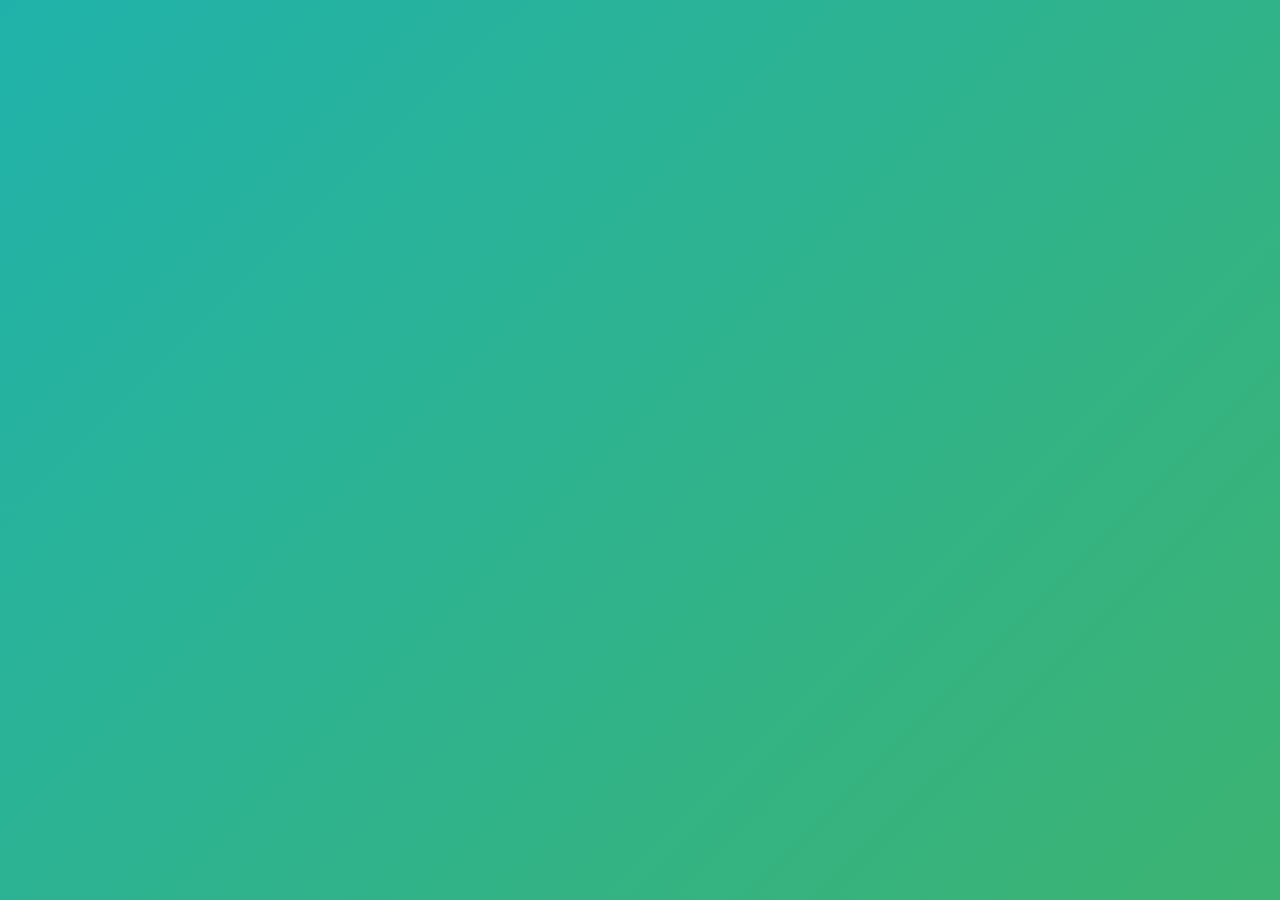
<file: index.html>
<!DOCTYPE html>
<html lang="ru">

<head>
    <meta charset="UTF-8">
    <meta name="viewport" content="width=device-width, initial-scale=1">
    <title>Neko Wipes</title>
    <style>
        /* Сброс отступов и границ */
        * {
            margin: 0;
            padding: 0;
            box-sizing: border-box;
        }

        /* Фон и шрифт */
        body {
            font-family: -apple-system, BlinkMacSystemFont, 'Segoe UI', Roboto, sans-serif;
            background: linear-gradient(135deg, #20B2AA 0%, #3CB371 100%);
            color: #fff;
            height: 100vh;
            display: flex;
            align-items: center;
            justify-content: center;
            text-align: center;
            overflow: hidden;
        }

        /* Анимация плавного появления */
        .fade-in {
            animation: fadeIn 1s ease-out forwards;
            opacity: 0;
        }

        @keyframes fadeIn {
            to {
                opacity: 1;
            }
        }

        /* Логотип */
        .logo {
            font-size: 4rem;
            margin-bottom: 1rem;
        }

        /* Заголовок */
        h1 {
            font-size: 2.5rem;
            margin-bottom: 0.5rem;
        }

        /* Описание */
        p {
            font-size: 1.1rem;
            opacity: 0.9;
        }
    </style>
</head>

<body>
    <div class="fade-in">
        <div class="logo">🐱</div>
        <h1>Добро пожаловать на Neko Wipes</h1>
        <p>Заказ влажных салфеток на фестивалях<br>скоро будет доступен здесь.</p>
    </div>
</body>

</html>
</file>
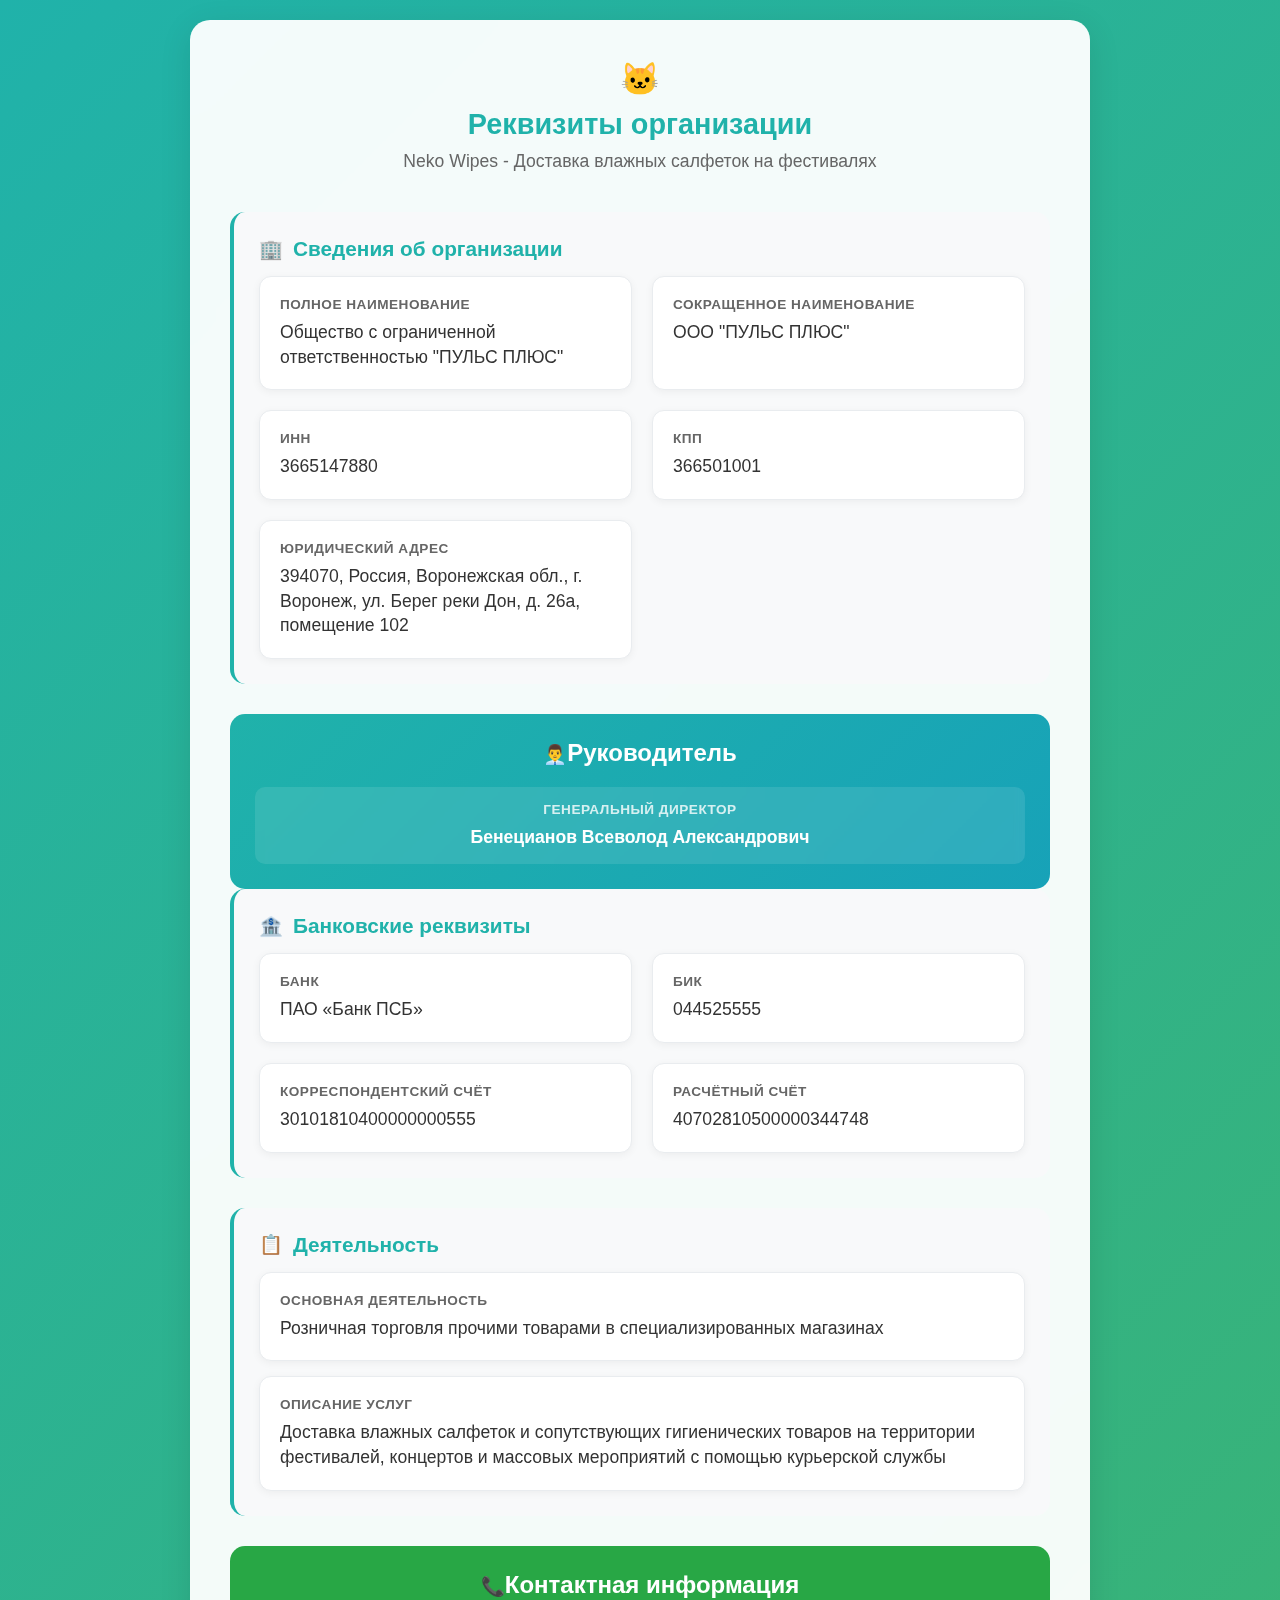
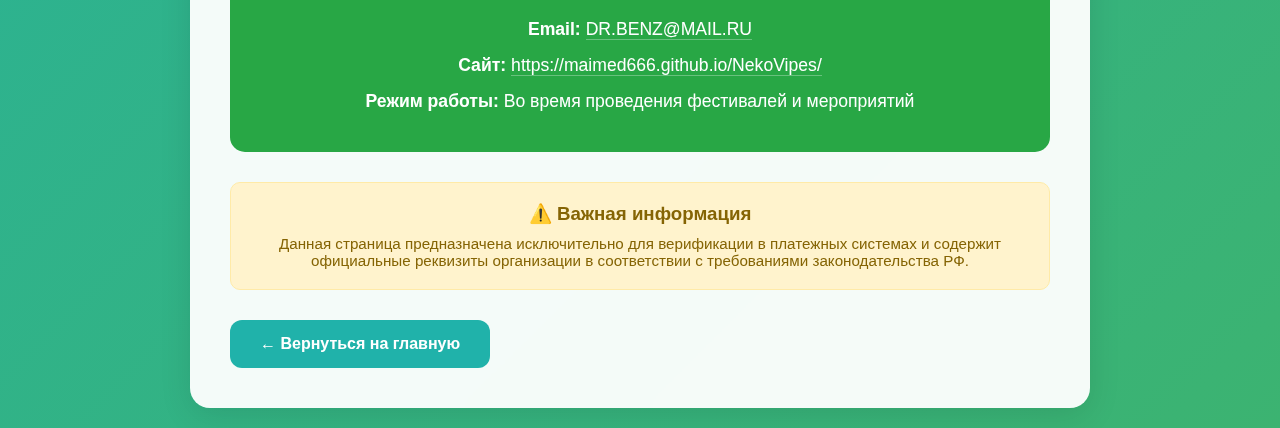
<file: requisites/index.html>
<!DOCTYPE html>
<html lang="ru">
<head>
    <meta charset="UTF-8">
    <meta name="viewport" content="width=device-width, initial-scale=1.0">
    <meta name="robots" content="noindex, nofollow">
    <title>Реквизиты - Neko Wipes</title>
    <style>
        * {
            margin: 0;
            padding: 0;
            box-sizing: border-box;
        }

        body {
            font-family: -apple-system, BlinkMacSystemFont, 'Segoe UI', Roboto, sans-serif;
            background: linear-gradient(135deg, #20B2AA 0%, #3CB371 100%);
            min-height: 100vh;
            color: #333;
            padding: 20px;
        }

        .container {
            max-width: 900px;
            margin: 0 auto;
            background: rgba(255, 255, 255, 0.95);
            backdrop-filter: blur(10px);
            border-radius: 20px;
            padding: 40px;
            box-shadow: 0 8px 32px rgba(0, 0, 0, 0.1);
        }

        .header {
            text-align: center;
            margin-bottom: 40px;
        }

        .logo {
            font-size: 2rem;
            margin-bottom: 10px;
            color: #20B2AA;
        }

        h1 {
            color: #20B2AA;
            font-size: 1.8rem;
            margin-bottom: 10px;
        }

        .subtitle {
            color: #666;
            font-size: 1.1rem;
        }

        .section {
            margin-bottom: 30px;
            padding: 25px;
            background: #f8f9fa;
            border-radius: 15px;
            border-left: 4px solid #20B2AA;
        }

        .section h2 {
            color: #20B2AA;
            font-size: 1.3rem;
            margin-bottom: 15px;
            display: flex;
            align-items: center;
            gap: 10px;
        }

        .section-icon {
            font-size: 1.2rem;
        }

        .info-grid {
            display: grid;
            grid-template-columns: repeat(auto-fit, minmax(280px, 1fr));
            gap: 20px;
        }

        .info-item {
            background: white;
            padding: 20px;
            border-radius: 12px;
            box-shadow: 0 2px 8px rgba(0, 0, 0, 0.05);
            border: 1px solid #e9ecef;
        }

        .info-label {
            font-weight: 600;
            color: #666;
            font-size: 0.85rem;
            margin-bottom: 8px;
            text-transform: uppercase;
            letter-spacing: 0.5px;
        }

        .info-value {
            font-size: 1.1rem;
            color: #333;
            font-weight: 500;
            line-height: 1.4;
        }

        .director-section {
            background: linear-gradient(135deg, #20B2AA, #17a2b8);
            color: white;
            padding: 25px;
            border-radius: 15px;
            text-align: center;
        }

        .director-section h2 {
            color: white;
            margin-bottom: 20px;
        }

        .director-info {
            display: grid;
            grid-template-columns: repeat(auto-fit, minmax(200px, 1fr));
            gap: 20px;
            margin-top: 20px;
        }

        .director-item {
            background: rgba(255, 255, 255, 0.1);
            padding: 15px;
            border-radius: 10px;
            backdrop-filter: blur(5px);
        }

        .director-item .info-label {
            color: rgba(255, 255, 255, 0.8);
        }

        .director-item .info-value {
            color: white;
            font-weight: 600;
        }

        .contacts {
            background: #28a745;
            color: white;
            padding: 25px;
            border-radius: 15px;
            text-align: center;
        }

        .contacts h2 {
            color: white;
            margin-bottom: 20px;
        }

        .contact-item {
            margin: 15px 0;
            font-size: 1.1rem;
        }

        .contact-item a {
            color: white;
            text-decoration: none;
            border-bottom: 1px solid rgba(255, 255, 255, 0.3);
            transition: all 0.3s ease;
        }

        .contact-item a:hover {
            border-bottom-color: white;
            background: rgba(255, 255, 255, 0.1);
            padding: 2px 4px;
            border-radius: 4px;
        }

        .back-link {
            display: inline-block;
            margin-top: 30px;
            padding: 15px 30px;
            background: #20B2AA;
            color: white;
            text-decoration: none;
            border-radius: 12px;
            transition: all 0.3s ease;
            font-weight: 600;
        }

        .back-link:hover {
            background: #1a9b93;
            transform: translateY(-2px);
            box-shadow: 0 4px 15px rgba(32, 178, 170, 0.4);
        }

        .important-note {
            background: #fff3cd;
            border: 1px solid #ffeaa7;
            border-radius: 10px;
            padding: 20px;
            margin-top: 30px;
            text-align: center;
        }

        .important-note h3 {
            color: #856404;
            margin-bottom: 10px;
        }

        .important-note p {
            color: #856404;
            font-size: 0.95rem;
        }

        @media (max-width: 768px) {
            .container {
                padding: 20px;
                margin: 10px;
            }
            
            .info-grid,
            .director-info {
                grid-template-columns: 1fr;
            }

            .header h1 {
                font-size: 1.5rem;
            }

            .section {
                padding: 20px;
            }
        }
    </style>
</head>
<body>
    <div class="container">
        <div class="header">
            <div class="logo">🐱</div>
            <h1>Реквизиты организации</h1>
            <p class="subtitle">Neko Wipes - Доставка влажных салфеток на фестивалях</p>
        </div>

        <div class="section">
            <h2><span class="section-icon">🏢</span>Сведения об организации</h2>
            <div class="info-grid">
                <div class="info-item">
                    <div class="info-label">Полное наименование</div>
                    <div class="info-value">Общество с ограниченной ответственностью "ПУЛЬС ПЛЮС"</div>
                </div>
                <div class="info-item">
                    <div class="info-label">Сокращенное наименование</div>
                    <div class="info-value">ООО "ПУЛЬС ПЛЮС"</div>
                </div>
                <div class="info-item">
                    <div class="info-label">ИНН</div>
                    <div class="info-value">3665147880</div>
                </div>
                <div class="info-item">
                    <div class="info-label">КПП</div>
                    <div class="info-value">366501001</div>
                </div>
                <div class="info-item">
                    <div class="info-label">Юридический адрес</div>
                    <div class="info-value">394070, Россия, Воронежская обл., г. Воронеж, ул. Берег реки Дон, д. 26а, помещение 102</div>
                </div>
            </div>
        </div>

        <div class="director-section">
            <h2><span class="section-icon">👨‍💼</span>Руководитель</h2>
            <div class="director-info">
                <div class="director-item">
                    <div class="info-label">Генеральный директор</div>
                    <div class="info-value">Бенецианов Всеволод Александрович</div>
                </div>
            </div>
        </div>

        <div class="section">
            <h2><span class="section-icon">🏦</span>Банковские реквизиты</h2>
            <div class="info-grid">
                <div class="info-item">
                    <div class="info-label">Банк</div>
                    <div class="info-value">ПАО «Банк ПСБ»</div>
                </div>
                <div class="info-item">
                    <div class="info-label">БИК</div>
                    <div class="info-value">044525555</div>
                </div>
                <div class="info-item">
                    <div class="info-label">Корреспондентский счёт</div>
                    <div class="info-value">30101810400000000555</div>
                </div>
                <div class="info-item">
                    <div class="info-label">Расчётный счёт</div>
                    <div class="info-value">40702810500000344748</div>
                </div>
            </div>
        </div>

        <div class="section">
            <h2><span class="section-icon">📋</span>Деятельность</h2>
            <div class="info-item">
                <div class="info-label">Основная деятельность</div>
                <div class="info-value">Розничная торговля прочими товарами в специализированных магазинах</div>
            </div>
            <div class="info-item" style="margin-top: 15px;">
                <div class="info-label">Описание услуг</div>
                <div class="info-value">Доставка влажных салфеток и сопутствующих гигиенических товаров на территории фестивалей, концертов и массовых мероприятий с помощью курьерской службы</div>
            </div>
        </div>

        <div class="contacts">
            <h2><span class="section-icon">📞</span>Контактная информация</h2>
            <div class="contact-item">
                <strong>Email:</strong> <a href="mailto:DR.BENZ@MAIL.RU">DR.BENZ@MAIL.RU</a>
            </div>
            <div class="contact-item">
                <strong>Сайт:</strong> <a href="https://maimed666.github.io/NekoVipes/">https://maimed666.github.io/NekoVipes/</a>
            </div>
            <div class="contact-item">
                <strong>Режим работы:</strong> Во время проведения фестивалей и мероприятий
            </div>
        </div>

        <div class="important-note">
            <h3>⚠️ Важная информация</h3>
            <p>Данная страница предназначена исключительно для верификации в платежных системах и содержит официальные реквизиты организации в соответствии с требованиями законодательства РФ.</p>
        </div>

        <a href="../" class="back-link">← Вернуться на главную</a>
    </div>
</body>
</html>
</file>
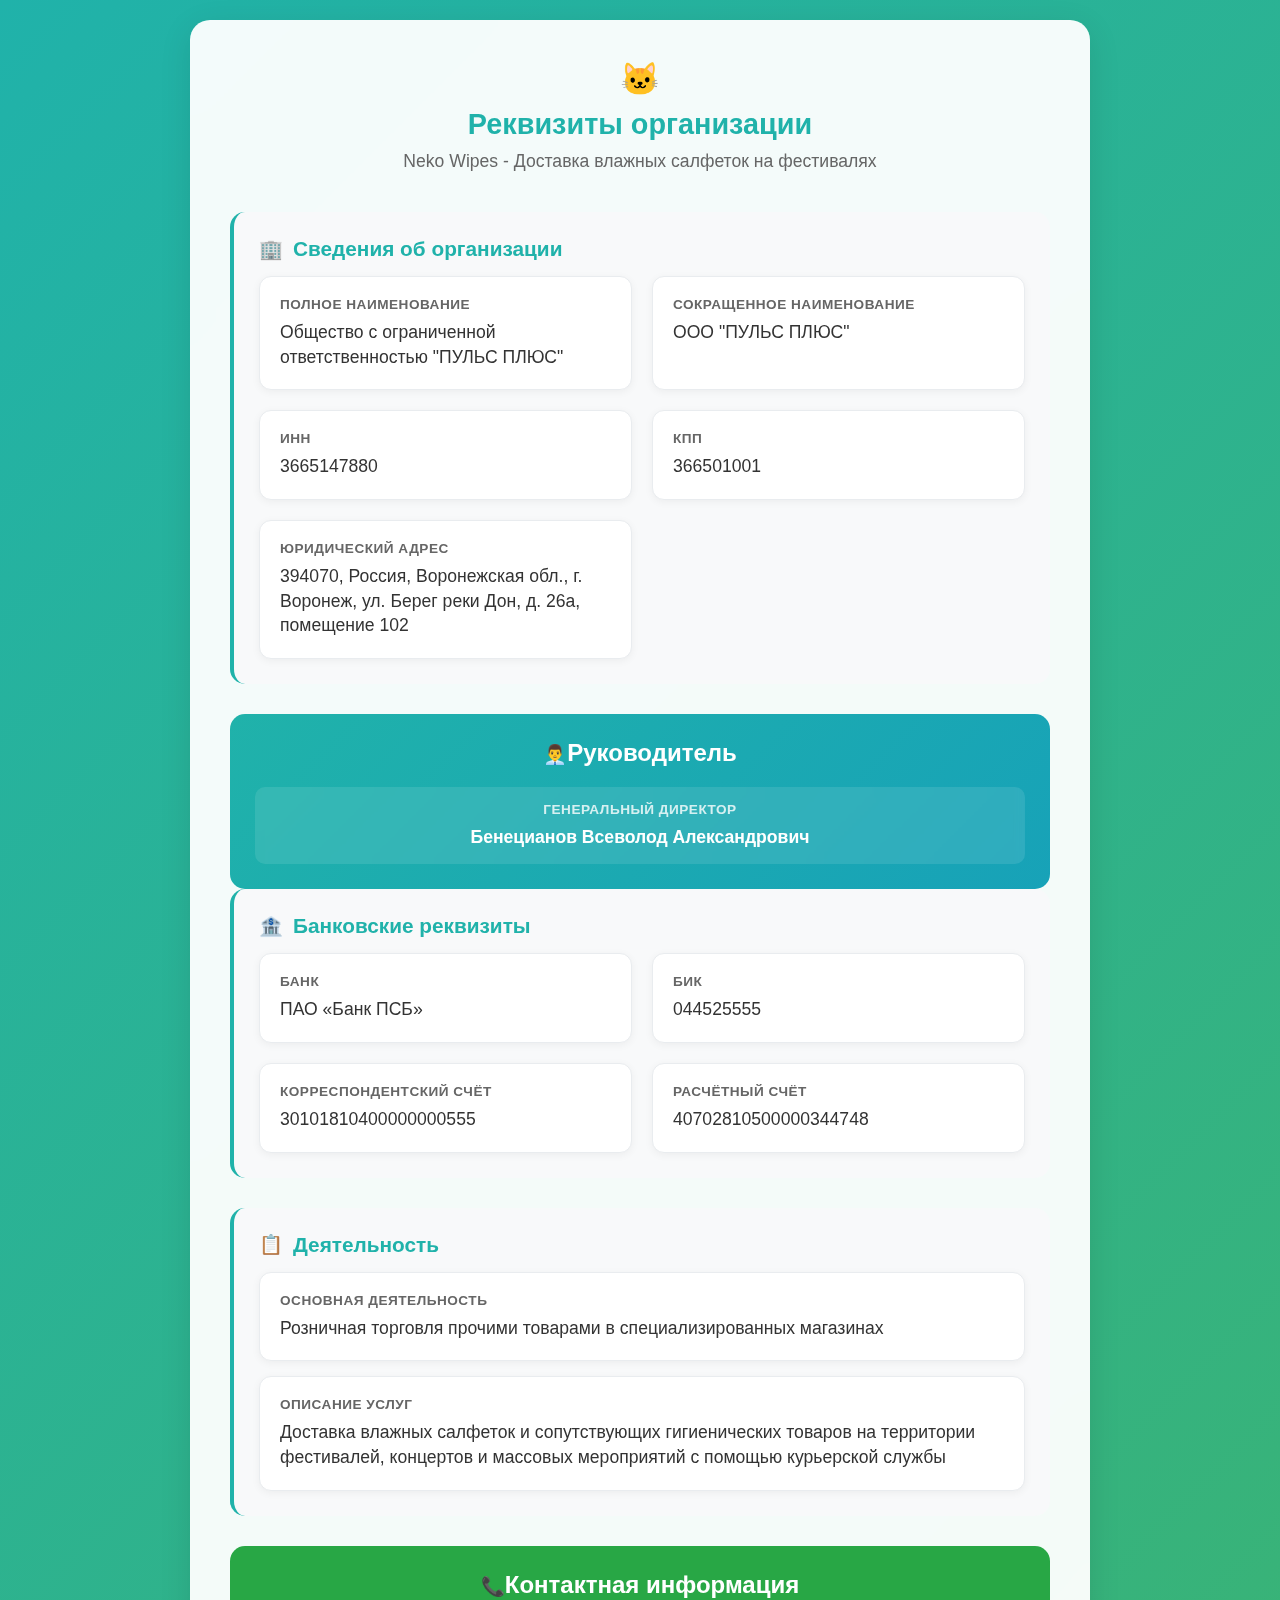
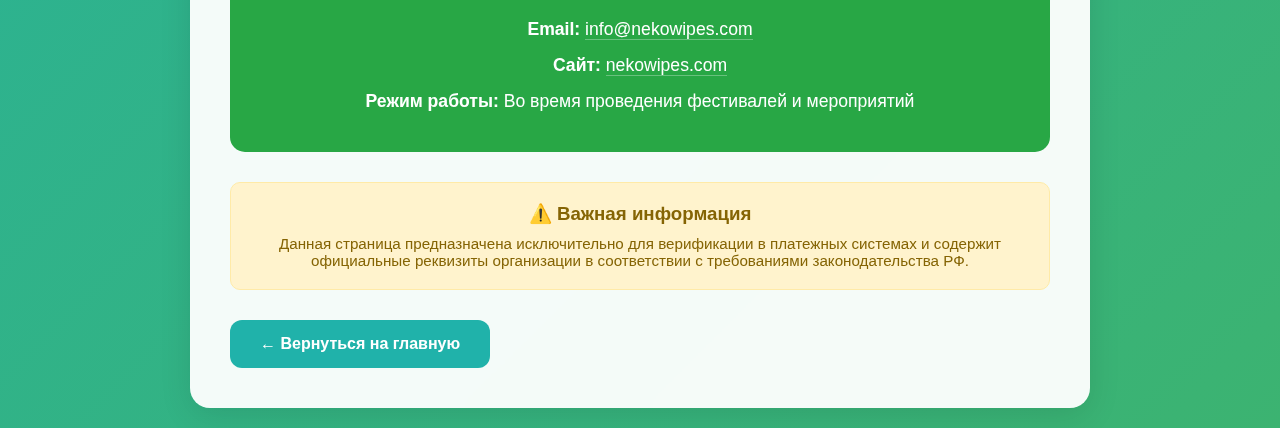
<file: requisites/requisites.html>
<!DOCTYPE html>
<html lang="ru">
<head>
    <meta charset="UTF-8">
    <meta name="viewport" content="width=device-width, initial-scale=1.0">
    <meta name="robots" content="noindex, nofollow">
    <title>Реквизиты - Neko Wipes</title>
    <style>
        * {
            margin: 0;
            padding: 0;
            box-sizing: border-box;
        }

        body {
            font-family: -apple-system, BlinkMacSystemFont, 'Segoe UI', Roboto, sans-serif;
            background: linear-gradient(135deg, #20B2AA 0%, #3CB371 100%);
            min-height: 100vh;
            color: #333;
            padding: 20px;
        }

        .container {
            max-width: 900px;
            margin: 0 auto;
            background: rgba(255, 255, 255, 0.95);
            backdrop-filter: blur(10px);
            border-radius: 20px;
            padding: 40px;
            box-shadow: 0 8px 32px rgba(0, 0, 0, 0.1);
        }

        .header {
            text-align: center;
            margin-bottom: 40px;
        }

        .logo {
            font-size: 2rem;
            margin-bottom: 10px;
            color: #20B2AA;
        }

        h1 {
            color: #20B2AA;
            font-size: 1.8rem;
            margin-bottom: 10px;
        }

        .subtitle {
            color: #666;
            font-size: 1.1rem;
        }

        .section {
            margin-bottom: 30px;
            padding: 25px;
            background: #f8f9fa;
            border-radius: 15px;
            border-left: 4px solid #20B2AA;
        }

        .section h2 {
            color: #20B2AA;
            font-size: 1.3rem;
            margin-bottom: 15px;
            display: flex;
            align-items: center;
            gap: 10px;
        }

        .section-icon {
            font-size: 1.2rem;
        }

        .info-grid {
            display: grid;
            grid-template-columns: repeat(auto-fit, minmax(280px, 1fr));
            gap: 20px;
        }

        .info-item {
            background: white;
            padding: 20px;
            border-radius: 12px;
            box-shadow: 0 2px 8px rgba(0, 0, 0, 0.05);
            border: 1px solid #e9ecef;
        }

        .info-label {
            font-weight: 600;
            color: #666;
            font-size: 0.85rem;
            margin-bottom: 8px;
            text-transform: uppercase;
            letter-spacing: 0.5px;
        }

        .info-value {
            font-size: 1.1rem;
            color: #333;
            font-weight: 500;
            line-height: 1.4;
        }

        .director-section {
            background: linear-gradient(135deg, #20B2AA, #17a2b8);
            color: white;
            padding: 25px;
            border-radius: 15px;
            text-align: center;
        }

        .director-section h2 {
            color: white;
            margin-bottom: 20px;
        }

        .director-info {
            display: grid;
            grid-template-columns: repeat(auto-fit, minmax(200px, 1fr));
            gap: 20px;
            margin-top: 20px;
        }

        .director-item {
            background: rgba(255, 255, 255, 0.1);
            padding: 15px;
            border-radius: 10px;
            backdrop-filter: blur(5px);
        }

        .director-item .info-label {
            color: rgba(255, 255, 255, 0.8);
        }

        .director-item .info-value {
            color: white;
            font-weight: 600;
        }

        .contacts {
            background: #28a745;
            color: white;
            padding: 25px;
            border-radius: 15px;
            text-align: center;
        }

        .contacts h2 {
            color: white;
            margin-bottom: 20px;
        }

        .contact-item {
            margin: 15px 0;
            font-size: 1.1rem;
        }

        .contact-item a {
            color: white;
            text-decoration: none;
            border-bottom: 1px solid rgba(255, 255, 255, 0.3);
            transition: all 0.3s ease;
        }

        .contact-item a:hover {
            border-bottom-color: white;
            background: rgba(255, 255, 255, 0.1);
            padding: 2px 4px;
            border-radius: 4px;
        }

        .back-link {
            display: inline-block;
            margin-top: 30px;
            padding: 15px 30px;
            background: #20B2AA;
            color: white;
            text-decoration: none;
            border-radius: 12px;
            transition: all 0.3s ease;
            font-weight: 600;
        }

        .back-link:hover {
            background: #1a9b93;
            transform: translateY(-2px);
            box-shadow: 0 4px 15px rgba(32, 178, 170, 0.4);
        }

        .important-note {
            background: #fff3cd;
            border: 1px solid #ffeaa7;
            border-radius: 10px;
            padding: 20px;
            margin-top: 30px;
            text-align: center;
        }

        .important-note h3 {
            color: #856404;
            margin-bottom: 10px;
        }

        .important-note p {
            color: #856404;
            font-size: 0.95rem;
        }

        @media (max-width: 768px) {
            .container {
                padding: 20px;
                margin: 10px;
            }
            
            .info-grid,
            .director-info {
                grid-template-columns: 1fr;
            }

            .header h1 {
                font-size: 1.5rem;
            }

            .section {
                padding: 20px;
            }
        }
    </style>
</head>
<body>
    <div class="container">
        <div class="header">
            <div class="logo">🐱</div>
            <h1>Реквизиты организации</h1>
            <p class="subtitle">Neko Wipes - Доставка влажных салфеток на фестивалях</p>
        </div>

        <div class="section">
            <h2><span class="section-icon">🏢</span>Сведения об организации</h2>
            <div class="info-grid">
                <div class="info-item">
                    <div class="info-label">Полное наименование</div>
                    <div class="info-value">Общество с ограниченной ответственностью "ПУЛЬС ПЛЮС"</div>
                </div>
                <div class="info-item">
                    <div class="info-label">Сокращенное наименование</div>
                    <div class="info-value">ООО "ПУЛЬС ПЛЮС"</div>
                </div>
                <div class="info-item">
                    <div class="info-label">ИНН</div>
                    <div class="info-value">3665147880</div>
                </div>
                <div class="info-item">
                    <div class="info-label">КПП</div>
                    <div class="info-value">366501001</div>
                </div>
                <div class="info-item">
                    <div class="info-label">Юридический адрес</div>
                    <div class="info-value">394070, Россия, Воронежская обл., г. Воронеж, ул. Берег реки Дон, д. 26а, помещение 102</div>
                </div>
            </div>
        </div>

        <div class="director-section">
            <h2><span class="section-icon">👨‍💼</span>Руководитель</h2>
            <div class="director-info">
                <div class="director-item">
                    <div class="info-label">Генеральный директор</div>
                    <div class="info-value">Бенецианов Всеволод Александрович</div>
                </div>
            </div>
        </div>

        <div class="section">
            <h2><span class="section-icon">🏦</span>Банковские реквизиты</h2>
            <div class="info-grid">
                <div class="info-item">
                    <div class="info-label">Банк</div>
                    <div class="info-value">ПАО «Банк ПСБ»</div>
                </div>
                <div class="info-item">
                    <div class="info-label">БИК</div>
                    <div class="info-value">044525555</div>
                </div>
                <div class="info-item">
                    <div class="info-label">Корреспондентский счёт</div>
                    <div class="info-value">30101810400000000555</div>
                </div>
                <div class="info-item">
                    <div class="info-label">Расчётный счёт</div>
                    <div class="info-value">40702810500000344748</div>
                </div>
            </div>
        </div>

        <div class="section">
            <h2><span class="section-icon">📋</span>Деятельность</h2>
            <div class="info-item">
                <div class="info-label">Основная деятельность</div>
                <div class="info-value">Розничная торговля прочими товарами в специализированных магазинах</div>
            </div>
            <div class="info-item" style="margin-top: 15px;">
                <div class="info-label">Описание услуг</div>
                <div class="info-value">Доставка влажных салфеток и сопутствующих гигиенических товаров на территории фестивалей, концертов и массовых мероприятий с помощью курьерской службы</div>
            </div>
        </div>

        <div class="contacts">
            <h2><span class="section-icon">📞</span>Контактная информация</h2>
            <div class="contact-item">
                <strong>Email:</strong> <a href="mailto:info@nekowipes.com">info@nekowipes.com</a>
            </div>
            <div class="contact-item">
                <strong>Сайт:</strong> <a href="/">nekowipes.com</a>
            </div>
            <div class="contact-item">
                <strong>Режим работы:</strong> Во время проведения фестивалей и мероприятий
            </div>
        </div>

        <div class="important-note">
            <h3>⚠️ Важная информация</h3>
            <p>Данная страница предназначена исключительно для верификации в платежных системах и содержит официальные реквизиты организации в соответствии с требованиями законодательства РФ.</p>
        </div>

        <a href="../" class="back-link">← Вернуться на главную</a>
    </div>
</body>
</html>
</file>
